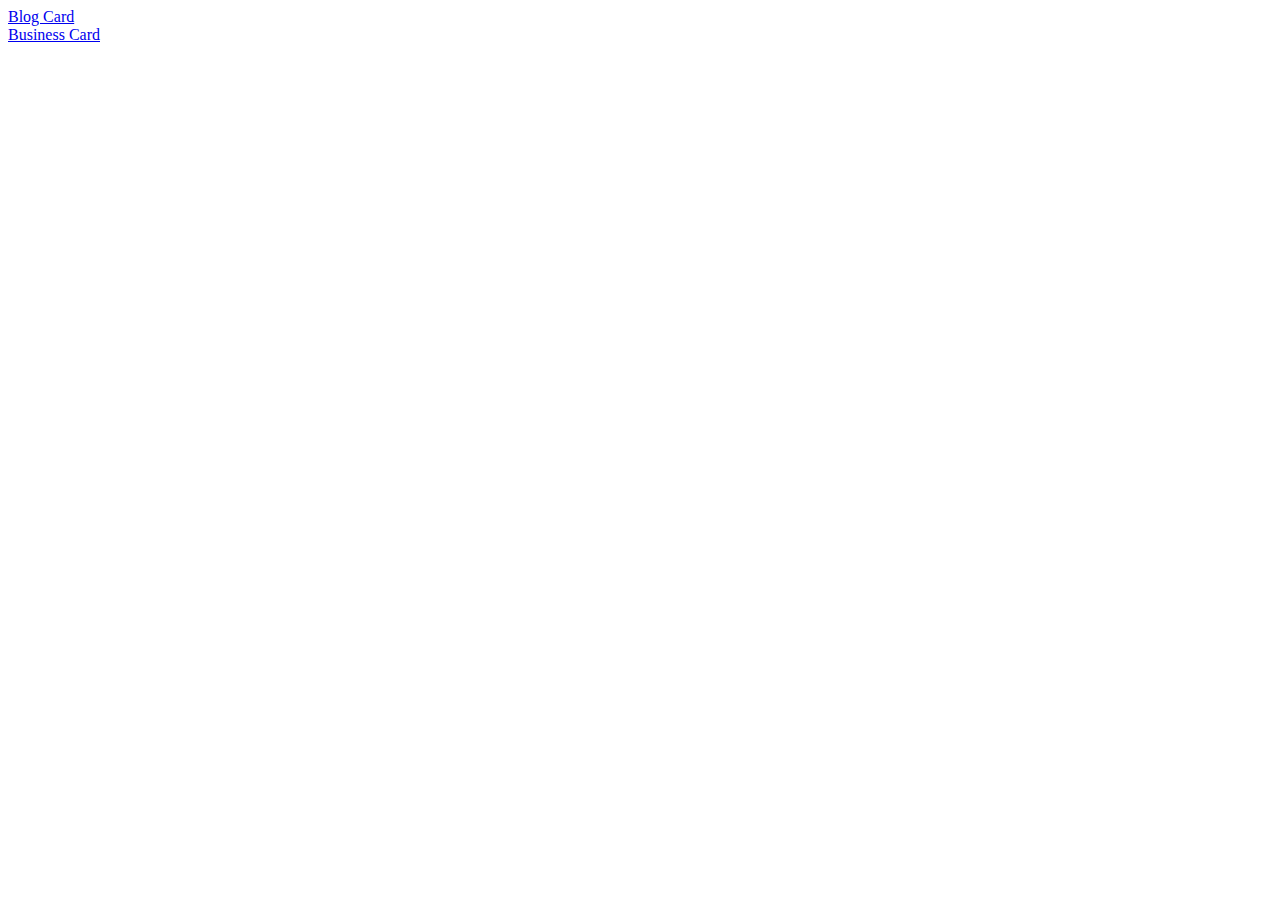
<file: index.html>
<!DOCTYPE html>
<html lang="en">
<head>
    <meta charset="UTF-8">
    <meta http-equiv="X-UA-Compatible" content="IE=edge">
    <meta name="viewport" content="width=device-width, initial-scale=1.0">
    <title>CSS Practise</title>
</head>
<body>
    <a href="./blog-card/index.html"> Blog Card</a>
    <br>
    <a href="./business-card/index.html"> Business Card</a>
</body>
</html>
</file>
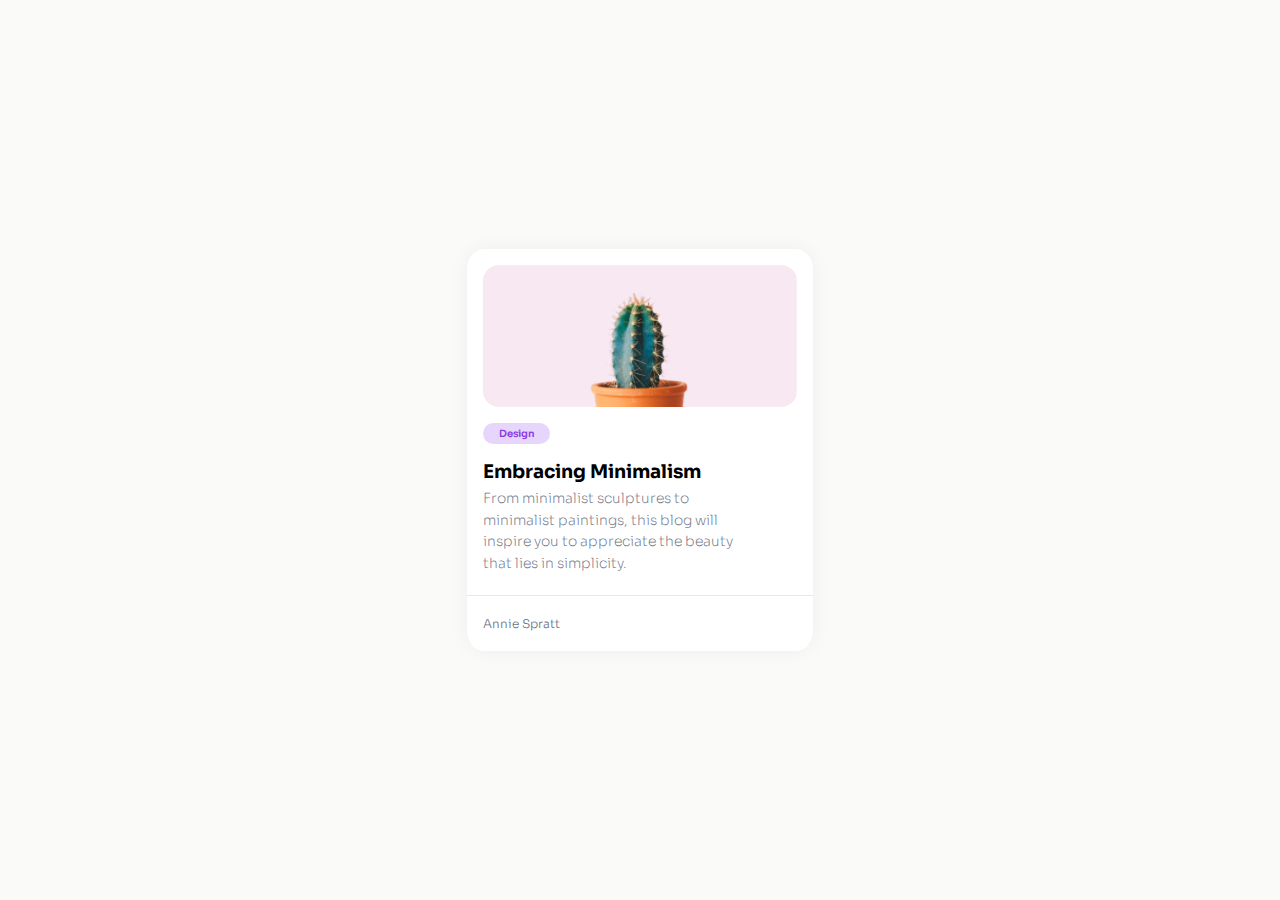
<file: blog-card/index.html>
<!DOCTYPE html>
<html lang="en">
<head>
    <meta charset="UTF-8">
    <meta http-equiv="X-UA-Compatible" content="IE=edge">
    <meta name="viewport" content="width=device-width, initial-scale=1.0">
    <title>Blog Card</title>
    <link rel="stylesheet" href="index.css">
    <link rel="preconnect" href="https://fonts.googleapis.com">
<link rel="preconnect" href="https://fonts.gstatic.com" crossorigin>
<link href="https://fonts.googleapis.com/css2?family=Martel+Sans:wght@300;400;600&family=Sora:wght@100;200;300;400;500;600&display=swap" rel="stylesheet">
</head>
<body>
    <div class="card flow">
        <img class="icon" src="./cactus_img.jpg">
        <a href="" class="tag"> Design</a>
        <h3 class="heading">Embracing Minimalism</h3>
        <p class="text">From minimalist sculptures to minimalist paintings, 
            this blog will inspire you to appreciate the beauty that lies in simplicity.</p>
        <div class="card-rule"></div>
        <span class="footer">Annie Spratt</span>
    </div>
</body>
</html>
</file>
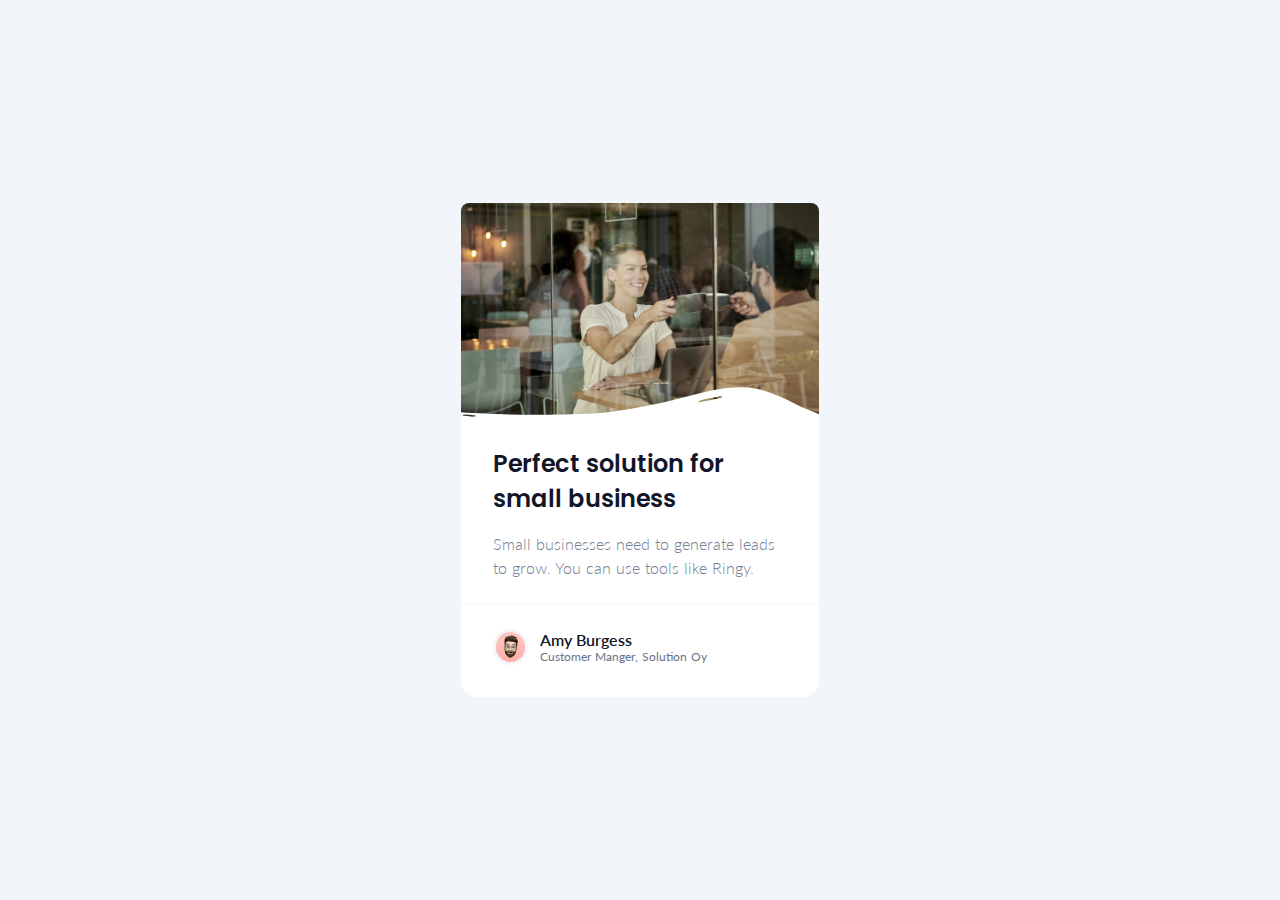
<file: business-card/index.html>
<!DOCTYPE html>
<html lang="en">
<head>
    <meta charset="UTF-8">
    <meta http-equiv="X-UA-Compatible" content="IE=edge">
    <meta name="viewport" content="width=device-width, initial-scale=1.0">
    <link rel="preconnect" href="https://fonts.googleapis.com">
<link rel="preconnect" href="https://fonts.gstatic.com" crossorigin>
<link href="https://fonts.googleapis.com/css2?family=Lato:ital,wght@0,100;0,300;0,400;0,700;1,100;1,300;1,400&family=Martel+Sans:wght@300;400;600&family=Sora:wght@100;200;300;400;500;600&display=swap" rel="stylesheet">
<link href="https://fonts.googleapis.com/css2?family=Lato:ital,wght@0,100;0,300;0,400;0,700;1,100;1,300;1,400&family=Martel+Sans:wght@300;400;600&family=Poppins:ital,wght@0,100;0,200;0,300;0,400;1,100;1,200&family=Sora:wght@100;200;300;400;500;600&display=swap" rel="stylesheet">
<link rel="stylesheet" href="style.css">
<title>Business Card</title>
</head>
<body>
    <div class="card">
        <div class="hero-image-box">
            <img class="hero-image" src="hero-image-business-card.png"></img>
            <svg class="hero-image-overlay" width="418" height="68" viewBox="0 0 418 68" fill="none" xmlns="http://www.w3.org/2000/svg">
                <path fill-rule="evenodd" clip-rule="evenodd" d="M0 29.2723C49.8111 33.1558 142.803 32.8672 173.912 28.8749C195.536 26.0997 215.146 21.9909 234.225 17.9931C243.347 16.0818 252.413 13.6909 261.547 11.2823C282.757 5.6889 304.329 0 327.8 0C349.718 0 369.892 9.71262 388.837 18.8332C394.823 21.7151 400.687 24.5379 406.444 26.9765L406.452 26.9802L406.458 26.9827C410.375 28.6417 414.222 30.2715 418 31.8183V67.722H0V29.2723ZM304.713 10.8978C305.217 11.4203 304.096 11.8313 303.176 12.1689L303.163 12.1738C302.851 12.2881 302.668 12.367 302.533 12.4248C302.27 12.5383 302.193 12.5713 301.703 12.6336C301.614 12.645 301.39 12.709 301.174 12.7707C300.972 12.8285 300.777 12.8843 300.706 12.8931C300.332 12.9395 300.051 13.0553 299.804 13.1569C299.651 13.2199 299.512 13.2774 299.371 13.3097C298.465 13.518 297.552 13.6865 296.714 13.8413L296.611 13.8603C295.721 14.0246 294.911 14.176 294.129 14.3606C292.627 14.715 291.114 15.0207 289.646 15.3132L289.196 15.4027C288.57 15.5272 288.04 15.5887 287.52 15.6488C286.942 15.7158 286.377 15.7812 285.709 15.9304C284.87 16.1179 284.191 16.2304 283.523 16.3414C282.763 16.4674 282.016 16.5914 281.058 16.8208C280.818 16.8782 280.245 16.9899 279.673 17.1015L279.672 17.1016C279.105 17.2121 278.538 17.3225 278.299 17.3795C277.3 17.6176 276.436 17.7684 276.105 17.1908C275.878 16.7954 275.95 16.7592 276.351 16.5578C276.536 16.4651 276.79 16.3374 277.117 16.1235C277.35 16.0678 277.907 15.8865 278.463 15.7052C279.018 15.5241 279.574 15.343 279.81 15.2866C280.655 15.0841 281.27 14.8999 281.872 14.7191L281.872 14.719C282.557 14.5135 283.228 14.3124 284.207 14.0937C285.549 13.7939 286.904 13.5246 288.217 13.2634L288.217 13.2633L288.669 13.1734C290.137 12.8809 291.556 12.5936 292.943 12.2661C293.892 12.0423 294.845 11.8655 295.719 11.7041L295.773 11.6943C296.205 11.6144 296.459 11.6286 296.697 11.642C296.942 11.6557 297.172 11.6686 297.563 11.5785C297.83 11.5171 298.205 11.4122 298.603 11.3013C299.263 11.1169 299.983 10.9155 300.368 10.8686L300.455 10.858C300.541 10.8475 300.622 10.8374 300.698 10.8278C301.464 10.7303 301.88 10.6507 302.126 10.5602C303.049 10.2217 304.207 10.3728 304.713 10.8978ZM16.1592 34.1874C16.6926 34.115 17.342 34.0268 17.2485 33.5155C17.1545 33.0017 16.6448 32.644 16.1099 32.7166C15.9668 32.7361 15.7464 32.712 15.3539 32.6293C15.3023 32.6184 15.2459 32.606 15.1857 32.5928L15.1852 32.5927C14.9885 32.5496 14.5884 32.5571 14.2219 32.5641C14.0015 32.5683 13.7932 32.5722 13.6487 32.5648C13.4367 32.5538 13.3309 32.4962 13.218 32.4349C13.1079 32.375 12.9911 32.3114 12.7624 32.284L12.7343 32.2807C12.2724 32.2254 11.7683 32.1656 11.2531 32.1435C10.4996 32.1112 9.74266 32.0412 8.96067 31.9649L8.7202 31.9414C8.02079 31.8729 7.29944 31.8022 6.5753 31.7577C6.04695 31.7252 5.67093 31.743 5.28674 31.7612C4.94861 31.7772 4.60415 31.7935 4.14393 31.7761C4.01586 31.7713 3.70012 31.7973 3.38453 31.8232C3.06837 31.8493 2.75236 31.8753 2.62534 31.8703C2.40949 31.9692 2.25245 32.016 2.13846 32.05C1.89085 32.1239 1.84636 32.1372 1.84347 32.4922C1.83925 33.0107 2.29369 33.0723 2.83671 33.0937C2.9669 33.0988 3.26797 33.1302 3.56954 33.1616C3.87373 33.1932 4.17841 33.225 4.30874 33.2299C4.82981 33.2496 5.22098 33.3078 5.61834 33.3669C5.96839 33.419 6.32324 33.4718 6.77593 33.4996C7.13647 33.5218 7.42413 33.5878 7.71869 33.6555C7.9832 33.7162 8.25327 33.7782 8.58667 33.8109L8.82622 33.8343C9.60817 33.9105 10.4152 33.9857 11.2307 34.0207C11.6555 34.039 12.0842 34.0888 12.5545 34.1451L12.6088 34.1516C13.0521 34.2047 13.5348 34.2626 14.025 34.2879C14.101 34.2918 14.1837 34.2759 14.2742 34.2586C14.4204 34.2305 14.5869 34.1985 14.7782 34.2399C14.8148 34.2478 14.9235 34.2447 15.036 34.2416C15.1562 34.2382 15.2808 34.2347 15.3265 34.2443C15.5775 34.2972 15.6234 34.2874 15.781 34.2536C15.8614 34.2364 15.9708 34.213 16.1515 34.1884L16.1592 34.1874Z" fill="white"/>
            </svg>
        </div>
        <h2 class="card-title">Perfect solution for small business</h2>      
        <p class="card-text">Small businesses need to generate leads to grow. You can use tools like Ringy.</p>     
        <div class="card-rule"></div>
        <div class="card-footer">
            <div class="id-card">
                <img class="id-card-avatar" src="avatar-image-business-card.png" alt=""></img>
                <div class="id-card-details">
                    <h6 class="id-card-heading">Amy Burgess</h6>
                    <p class="id-card-text">Customer Manger, Solution Oy</p>
                </div>
            </div>
        </div>
    </div>
</body>
</html>
</file>
<file: blog-card/index.css>
*, *::before, *::after {
    box-sizing: border-box;
}

body, h3, p, hr, img {
    margin: 0;
    font-family: 'Sora', sans-serif;
}

body {
    height: 100vh;
    background-color: #FAFAF9;
    display: flex;
    align-items: center;
}

.card {
    display: flex;
    flex-direction: column;
    margin: auto;
    max-width: 27%;
    background: #FFFFFF;
    border-radius: 5%;
    box-shadow: 0px 0px 20px 0px rgba(17, 23, 41, 0.05);    
}

.card > * {
    margin: 16px 16px 0px 16px;
}

.card > .title {
    font-size: 1.125rem;
}

.card > .icon {
    border-radius: 1rem;
}

.card > .tag {
    text-decoration: none;
    background: #E6D6FC;
    color: #883AE1;
    width: max-content;
    padding: 0.25rem 1rem;
    border-radius: 1rem;
    font-size: 0.625rem;
    font-weight: 600;
}
.card > .text {
    font-weight: 200;
    color: #6C727F;
    margin-top: 5px;
    font-size: 0.875rem;
    max-width: 80%;
    line-height: 1.35rem;
}

.card > .card-rule {
    margin: 20px 0px 0px 0px;
    font-weight: 100;
    background: #E5EAF0;
    height: 1px;
}

.card > .footer {
    margin-top: 20px;
    margin-bottom: 20px;
    font-size: 0.75rem;
    color: #6C727F;
    font-weight: 300;
}
</file>
<file: business-card/style.css>
*, *::before, *::after {
    box-sizing: border-box;
}

body, h1, h2, h3, h4, h5, h6, img, p {
    margin: 0;

}

body {
    height: 100vh;
    background: #F2F5F9;
    display: flex;
    align-items: center;
}

.card {
    font-family: 'Lato', sans-serif;
    display: flex;
    flex-direction: column;
    background: #FFFFFF;
    max-width: 28%;
    margin: auto;
    position: relative;
    border-radius: 1rem;
}

.card-title {
    font-family: 'Poppins', sans-serif;
    font-weight: 600;
    font-size: 1.5rem;
    color:#111729;
}

.hero-image-box {
    position: relative;
}

.hero-image-box > .hero-image {
    height: 100%;
    width: 100%;
    object-fit: contain;
    border-radius: 0.5rem;
}

.card > * + * {
    padding: 0rem 2rem 0rem 2rem;
}

.card :nth-child(n + 3) {
    margin-top: 1rem;
}

.hero-image-box > .hero-image-overlay {
    position: absolute;
    bottom: 0%;
    width: 100%;
    display: block;
    height: 25%;
}

.card-text {
    font-size: 1rem;
    font-weight: 300;
    color:#677489;
    margin-bottom: 0.5rem;
    word-spacing: 1px;
    line-height: 1.5rem;
    opacity: 90%;
}

.card-rule {
    height: 1px;
    background: #F2F5F9;
}

.id-card {
    display: flex;
    flex-direction: row;
    margin-bottom: 2rem;
    margin-top: 0.5rem;
    align-items: center;
    gap: 0.75rem;
}

.id-card-avatar {
    height: 12%;
    width: 12%;
    border-radius: 50%;
    border: 3px solid #F2F5F9;
}

.id-card-heading {
    font-size: 1rem;
    font-weight: 600;
    color: #111729;
}

.id-card-text {
    font-size: 0.75rem;
    color: #677489;
    word-spacing: 1px;
}
</file>
